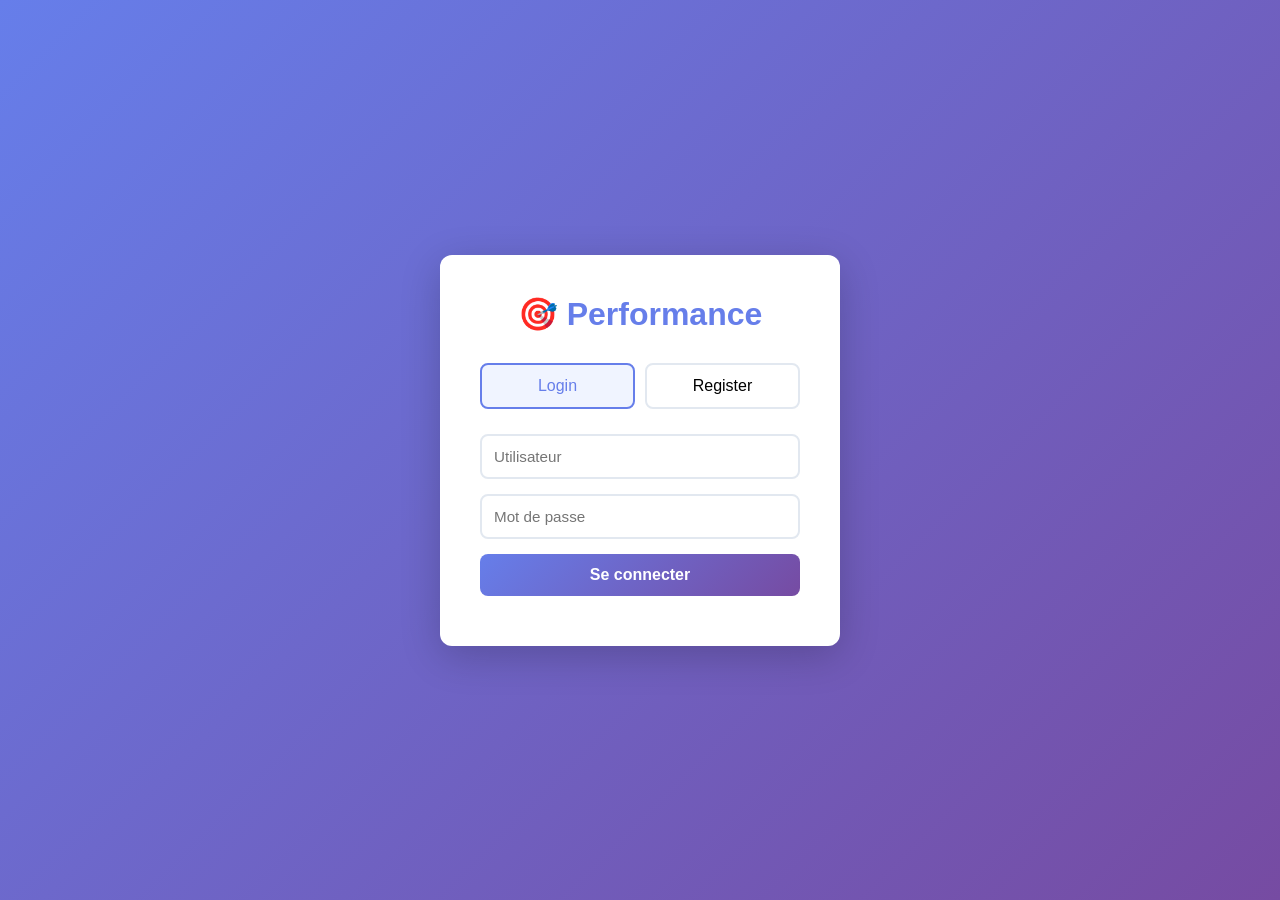
<file: public/login.html>
<!DOCTYPE html>
<html lang="fr">
<head>
  <meta charset="UTF-8">
  <meta name="viewport" content="width=device-width, initial-scale=1.0">
  <title>Cahier de Performance - Login</title>
  <style>
    * {
      margin: 0;
      padding: 0;
      box-sizing: border-box;
    }

    body {
      font-family: 'Segoe UI', Tahoma, Geneva, Verdana, sans-serif;
      background: linear-gradient(135deg, #667eea 0%, #764ba2 100%);
      min-height: 100vh;
      display: flex;
      align-items: center;
      justify-content: center;
      padding: 20px;
    }

    .auth-container {
      max-width: 400px;
      width: 100%;
      background: white;
      padding: 40px;
      border-radius: 12px;
      box-shadow: 0 10px 40px rgba(0,0,0,0.2);
    }

    .auth-container h1 {
      text-align: center;
      font-size: 2rem;
      color: #667eea;
      margin-bottom: 30px;
    }

    .auth-tabs {
      display: flex;
      gap: 10px;
      margin-bottom: 25px;
    }

    .tab {
      flex: 1;
      padding: 12px;
      text-align: center;
      cursor: pointer;
      border: 2px solid #e2e8f0;
      border-radius: 8px;
      font-weight: 500;
      transition: all 0.2s ease;
    }

    .tab.active {
      border-color: #667eea;
      background: #f0f4ff;
      color: #667eea;
    }

    .auth-form {
      display: none;
      flex-direction: column;
      gap: 15px;
    }

    .auth-form.active {
      display: flex;
    }

    input {
      padding: 12px;
      border: 2px solid #e2e8f0;
      border-radius: 8px;
      font-size: 0.95rem;
      font-family: inherit;
      transition: all 0.2s ease;
    }

    input:focus {
      outline: none;
      border-color: #667eea;
      box-shadow: 0 0 0 3px rgba(102, 126, 234, 0.1);
    }

    button {
      padding: 12px 20px;
      background: linear-gradient(135deg, #667eea, #764ba2);
      color: white;
      border: none;
      border-radius: 8px;
      cursor: pointer;
      font-size: 1rem;
      font-weight: 600;
      transition: all 0.3s ease;
    }

    button:hover {
      transform: translateY(-2px);
      box-shadow: 0 4px 12px rgba(102, 126, 234, 0.4);
    }

    #error {
      color: #f56565;
      margin-top: 10px;
      text-align: center;
      font-weight: 500;
    }

    #error.success {
      color: #48bb78;
    }
  </style>
</head>
<body>
  <div class="auth-container">
    <h1>🎯 Performance</h1>
    
    <div class="auth-tabs">
      <div class="tab active" onclick="switchTab('login')">Login</div>
      <div class="tab" onclick="switchTab('register')">Register</div>
    </div>

    <div id="login" class="auth-form active">
      <input type="text" id="loginUser" placeholder="Utilisateur">
      <input type="password" id="loginPass" placeholder="Mot de passe">
      <button onclick="login()">Se connecter</button>
    </div>

    <div id="register" class="auth-form">
      <input type="text" id="regUser" placeholder="Utilisateur">
      <input type="email" id="regEmail" placeholder="Email">
      <input type="password" id="regPass" placeholder="Mot de passe">
      <button onclick="register()">S'inscrire</button>
    </div>

    <div id="error"></div>
  </div>

  <script>
    const API = 'http://localhost/transformation-app/api';

    function switchTab(tab) {
      document.querySelectorAll('.auth-form').forEach(f => f.classList.remove('active'));
      document.querySelectorAll('.tab').forEach(t => t.classList.remove('active'));
      document.getElementById(tab).classList.add('active');
      event.target.classList.add('active');
    }

    async function login() {
      const user = document.getElementById('loginUser').value;
      const pass = document.getElementById('loginPass').value;
      
      if (!user || !pass) return showError('Remplis les champs');
      
      const res = await fetch(API + '/auth.php?action=login', {
        method: 'POST',
        headers: { 'Content-Type': 'application/json' },
        body: JSON.stringify({ username: user, password: pass })
      });
      
      const data = await res.json();
      if (data.success) {
        localStorage.setItem('userId', data.id);
        localStorage.setItem('username', user);
        window.location.href = 'index.html';
      } else {
        showError(data.error);
      }
    }

    async function register() {
      const user = document.getElementById('regUser').value;
      const email = document.getElementById('regEmail').value;
      const pass = document.getElementById('regPass').value;
      
      if (!user || !email || !pass) return showError('Remplis tous les champs');
      
      const res = await fetch(API + '/auth.php?action=register', {
        method: 'POST',
        headers: { 'Content-Type': 'application/json' },
        body: JSON.stringify({ username: user, email, password: pass })
      });
      
      const data = await res.json();
      if (data.success) {
        showError('Compte créé ! Connecte-toi maintenant.', 'success');
        setTimeout(() => switchTab('login'), 1500);
      } else {
        showError(data.error);
      }
    }

    function showError(msg, type = 'error') {
      const el = document.getElementById('error');
      el.textContent = msg;
      el.classList.remove('success');
      if (type === 'success') el.classList.add('success');
    }
  </script>
</body>
</html>
</file>
